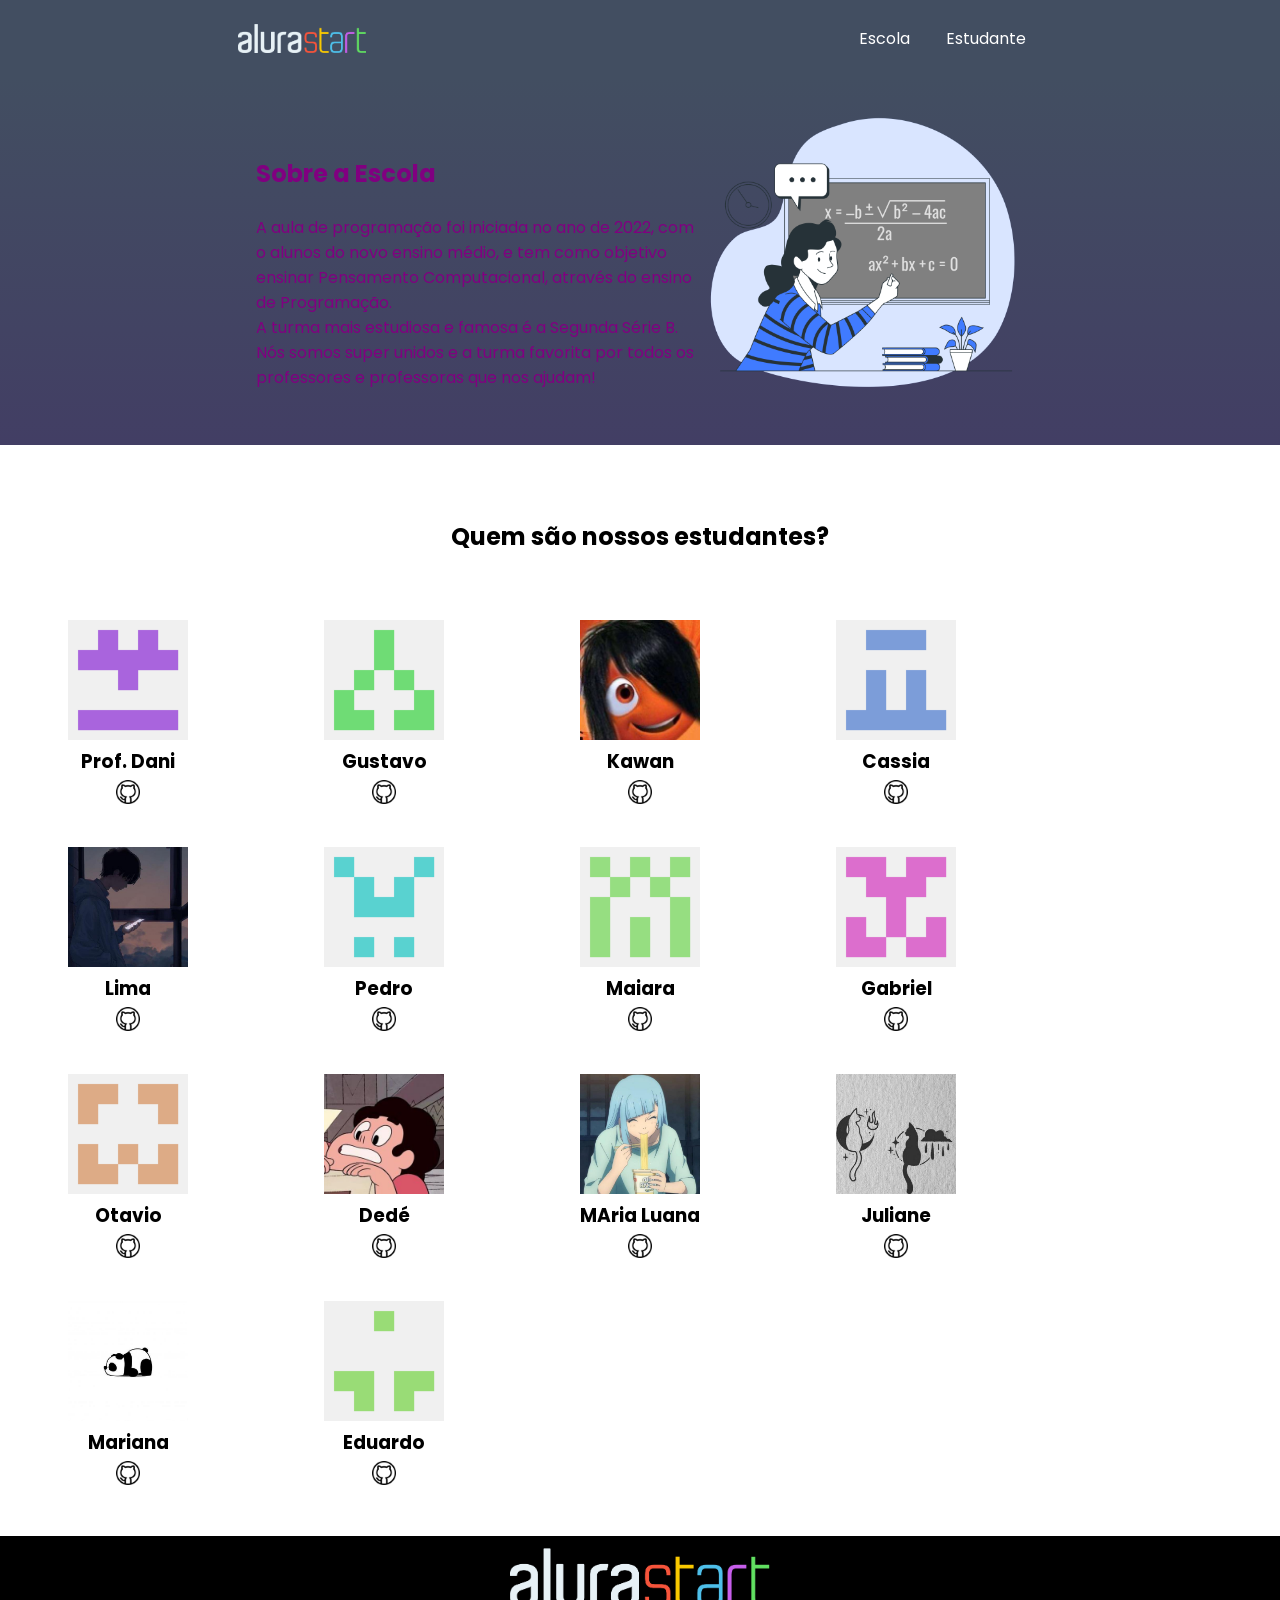
<file: index.html>
<!DOCTYPE html>
<html lang="en">

<head>
    <meta charset="UTF-8">
    <meta http-equiv="X-UA-Compatible" content="IE=edge">
    <meta name="viewport" content="width=device-width, initial-scale=1.0">
    <title>Equipe Alura Start</title>
    <link rel="stylesheet" href="style.css">
    <link rel="preconnect" href="https://fonts.googleapis.com">
    <link rel="preconnect" href="https://fonts.gstatic.com" crossorigin>
    <link href="https://fonts.googleapis.com/css2?family=Poppins&display=swap" rel="stylesheet">
</head>

<body>
    <header class="cabecalho">
        <img class="cabecalho-imagem" src="alurastart logo.png" alt="logo da alura start">
        <ul class="cabecalho-lista">
            <li class="cabecalho-lista-item"><a href="#escola">Escola</a></li>
            <li class="cabecalho-lista-item"><a href="#estudante">Estudante</a></li>
        </ul>
    </header>
    <section id="escola">
        <div class="escola-div-conteudo">
            <h2 class="escola-titulo">Sobre a Escola</h2>
            <p class="escola-texto-um">A aula de programação foi iniciada no ano de 2022, com o alunos do novo ensino médio, e tem como objetivo ensinar Pensamento
                Computacional, através do ensino de Programação.</p>
            <p class="escola-texto-dois">A turma mais estudiosa e famosa é a Segunda Série B. Nós somos super unidos e a
                turma favorita por todos os professores e professoras que nos ajudam!</p>
        </div>
        <img class="escola-imagem" src="Formula-bro.png" alt="imagem que representa uma professora em sala de aula">
    </section>

    <section id="estudante">
        <h2 class="estudante-titulo">Quem são nossos estudantes?</h2>
        <div class="estudante-todos">
           
            
            <div class="estudante-div">
                <img class="estudante-imagem" src="Prof Dani.png" alt="foto da Prof. Dani">
                <h3 class="estudante-nome">Prof. Dani</h3>
                <a href="https://github.com/danifarago"><img class="estudante-icone" src="github.png"
                        alt="icone github"></a>
         </div>
        <div class="estudante-div">
           <img class="estudante-imagem" src="Gustavo.png" alt="foto do Gustavo">
           <h3 class="estudante-nome">Gustavo</h3>
          <a href="https://github.com/ghuramosv"><img class="estudante-icone" src="github.png"
          alt="icone github"></a>

           </div>
           <div class="estudante-div">
          <img class="estudante-imagem" src="Kawan.jpeg" alt="foto do Kawan">
            <h3 class="estudante-nome">Kawan</h3>
           <a href="https://github.com/kawanx32"><img class="estudante-icone" src="github.png"
            alt="icone github"></a>

        </div>
            <div class="estudante-div">
                <img class="estudante-imagem" src="Cassia.png" alt="foto da Cassia">
                <h3 class="estudante-nome">Cassia</h3>
                <a href="https://github.com/cassiakawane"><img class="estudante-icone" src="github.png"
                        alt="icone github"></a>
               
            </div>
            <span></span>
            <div class="estudante-div">
                <img class="estudante-imagem" src="Lima.jpeg" alt="foto do Lima">
                <h3 class="estudante-nome">Lima</h3>
                <a href="https://github.com/limabrZ"><img class="estudante-icone" src="github.png"
                        alt="icone github"></a>
               
            </div>
            <div class="estudante-div">
                <img class="estudante-imagem" src="Pedro.png" alt="foto do Pedro">
                <h3 class="estudante-nome">Pedro</h3>
                <a href="https://github.com/pedrovinicius013"><img class="estudante-icone" src="github.png"
                        alt="icone github"></a>
               
            </div>
            <div class="estudante-div">
                <img class="estudante-imagem" src="Maiara.png" alt="foto da Maiara">
                <h3 class="estudante-nome">Maiara</h3>
                <a href="https://github.com/maiaracaroline"><img class="estudante-icone" src="github.png"
                        alt="icone github"></a>
               
            </div>
            <div class="estudante-div">
                <img class="estudante-imagem" src="Gabriel.png" alt="foto do Gabriel">
                <h3 class="estudante-nome">Gabriel</h3>
                <a href="https://github.com/Samuray8090sn"><img class="estudante-icone" src="github.png"
                        alt="icone github"></a>
               
            </div>
            <span></span>
            <div class="estudante-div">
                <img class="estudante-imagem" src="Otavio.png" alt="foto do Otavio">
                <h3 class="estudante-nome">Otavio</h3>
                <a href="https://github.com/otaviojuninzkx"><img class="estudante-icone" src="github.png"
                        alt="icone github"></a>
                       
                </div>
        <div class="estudante-div">
        <img class="estudante-imagem" src="Dede.jpeg" alt="foto do Dedé">
        <h3 class="estudante-nome">Dedé</h3>
        <a href="https://github.com/Dede142"><img class="estudante-icone" src="github.png"
               alt="icone github"></a>
          
         </div>
         <div class="estudante-div">
          <img class="estudante-imagem" src="Maria Luana.jpeg" alt="foto da MariaLuana">
         <h3 class="estudante-nome">MAria Luana</h3>
           <a href="https://github.com/Maluliz150"><img class="estudante-icone" src="github.png"
                alt="icone github"></a>

          </div>
         <div class="estudante-div">
          <img class="estudante-imagem" src="Juliane.jpeg" alt="foto da Juliane">
         <h3 class="estudante-nome">Juliane</h3>
           <a href="https://github.com/JULIANEMACIEL"><img class="estudante-icone" src="github.png"
                alt="icone github"></a>

        </div>
         <span></span>
         <div class="estudante-div">
          <img class="estudante-imagem" src="Mariana.jpeg" alt="foto da Mariana">
         <h3 class="estudante-nome">Mariana</h3>
           <a href="https://github.com/jikooker"><img class="estudante-icone" src="github.png"
                alt="icone github"></a> 

              
            </div>
            <div class="estudante-div">
             <img class="estudante-imagem" src="Eduardo.png" alt="foto do Eduardo">
            <h3 class="estudante-nome">Eduardo</h3>
              <a href="https://github.com/EduardoMaass325713"><img class="estudante-icone" src="github.png"
                   alt="icone github"></a>
        </div>


        </div>
    </section>
    
    <footer class="rodape">
        <img class="rodape-imagem" src="alurastart logo.png" alt="logo da alura start">
    </footer>
</body>

</html>
</file>
<file: style.css>
*{
    margin: 0;
    padding: 0;
}
body {
    font-family: 'Poppins', sans-serif;
}
.cabecalho {
    background-color: #424E61;
    color: white;
    display: flex;
    justify-content: space-around;
    align-items: center;
    padding: 24px 0;
}

.cabecalho-imagem{
    width: 10%;
}

.cabecalho-lista-item{
    display: inline-block;
    margin: 0 16px;
    font-size: 16px;
}

.cabecalho-lista-item a{
    text-decoration: none; 
    color: white;
}

.escola-imagem{
    width: 25%;
}

#escola{
    background-image: linear-gradient(#424E61,#423e64);
    color:purple;
    display: flex;
    justify-content: center;
    align-items: center;
    padding: 24px 0;
}

.escola-div-conteudo{
    width: 35%;
}


.escola-titulo{
    padding: 24px 0;
}

#estudante{
    padding: 24px 0;
}


.estudante-imagem{
    width: 120px;
}

.estudante-icone{
    width: 24px;
    padding: 4px 8px;
}

.estudante-div{
    text-align: center;
    padding: 16px 0;
}

.estudante-titulo{
    text-align: center;
    padding: 50px 0;
}

.estudante-todos{
    display: grid;
    grid-template-columns: 20% 20% 20% 20% 20%;
}

.rodape{
    background-color: black;
    text-align: center;
}

.rodape-imagem{
    height: 60px;
    padding: 12px 0;
   
}
</file>
